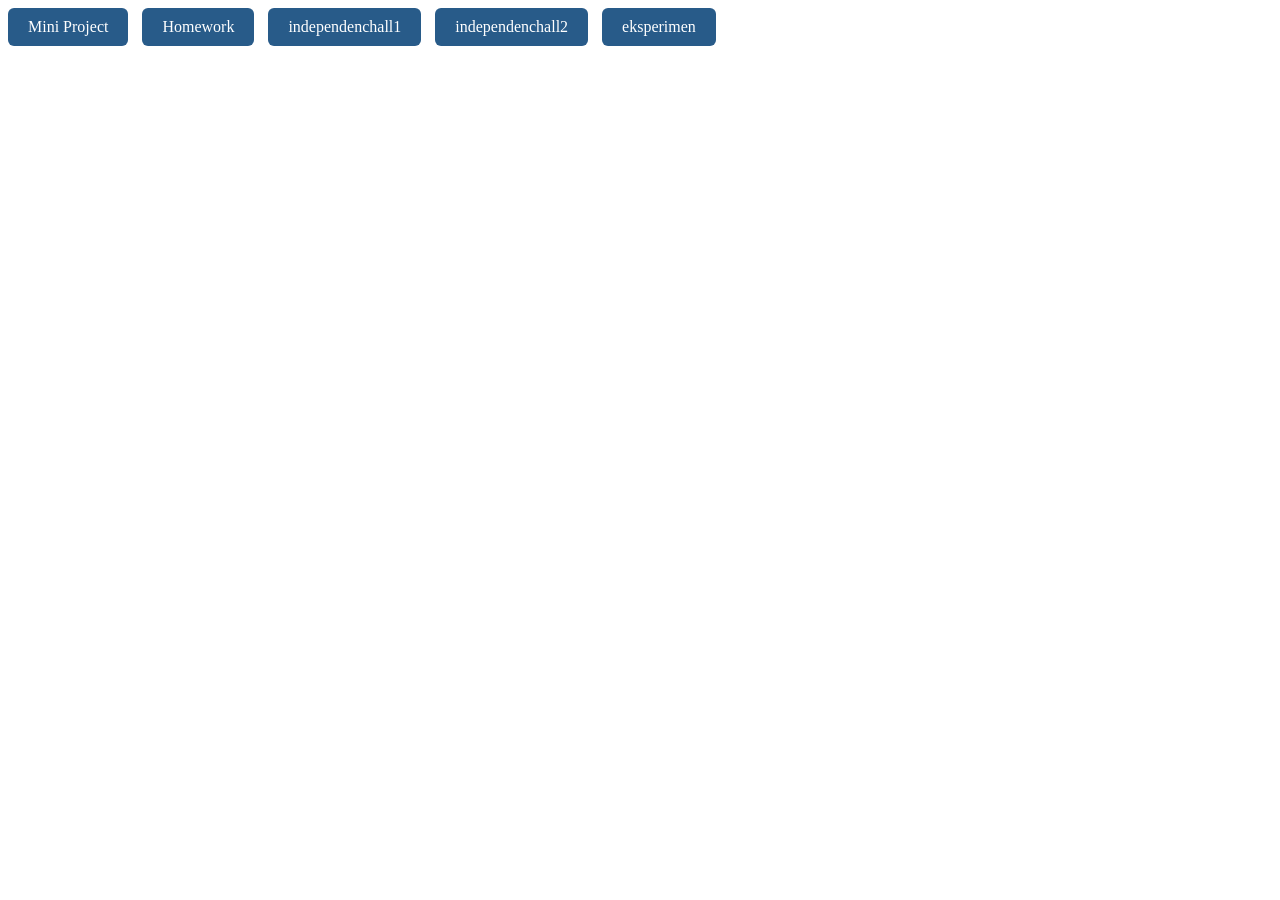
<file: index.html>
<!DOCTYPE html>
<html lang="en">
<head>
    <meta charset="UTF-8">
    <meta name="viewport" content="width=device-width, initial-scale=1.0">
    <title>Document</title>

    <style>
        a {
            display: inline-block;
            padding: 10px 20px;
            margin-right: 10px;
            background-color: #285b89;
            color: white;
            text-decoration: none;
            border-radius: 6px;
        }

        a:hover {
            background-color: #173b63;
        }
    </style>
</head>

<body>
    <a href="./MiniProject/index.html">Mini Project</a>
    <a href="./task123-homework/index.html">Homework</a>
    <a href="./independentchall1/artikel.html">independenchall1</a>
    <a href="./independentchall2/pricing.html">independenchall2</a>
    <a href="./eksperimen-modul-01-251511014-Kevin_Akbar_darmawan/bagian1/index.html">eksperimen</a>
</body>
</html>
</file>
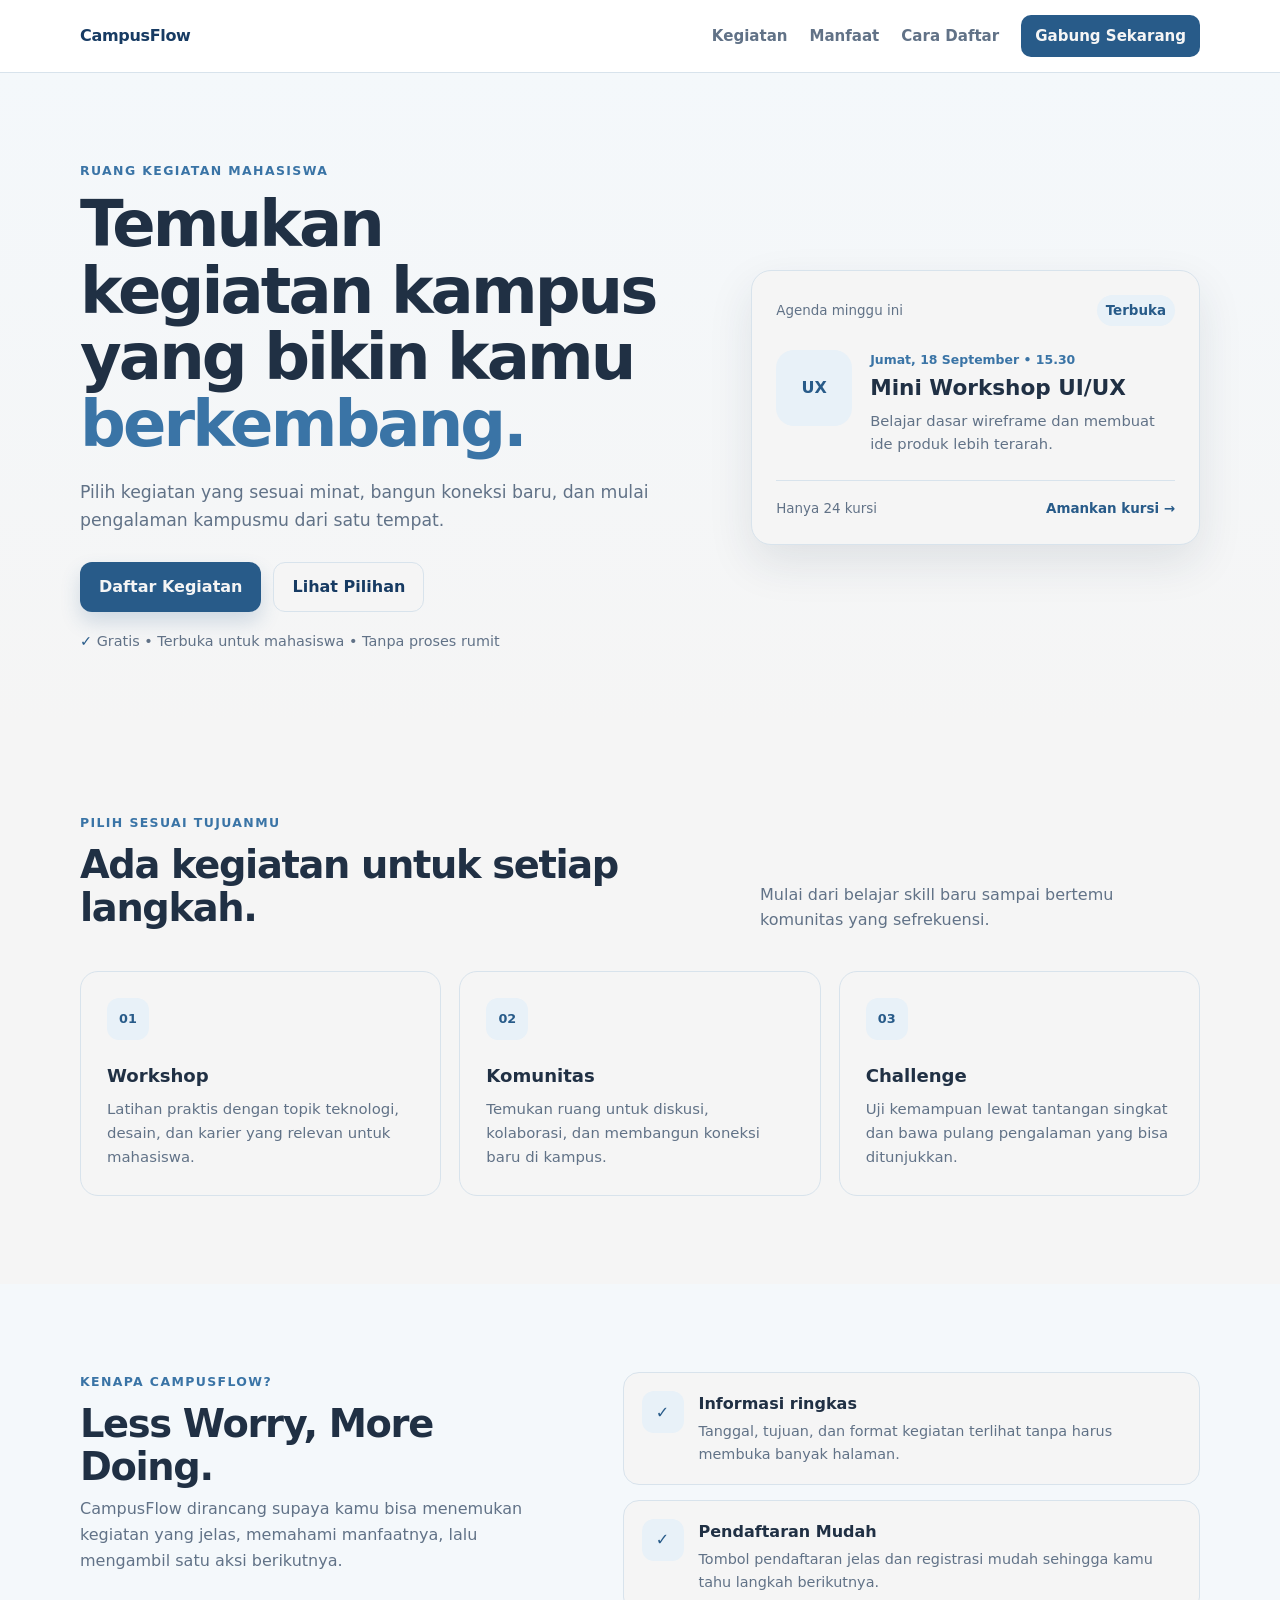
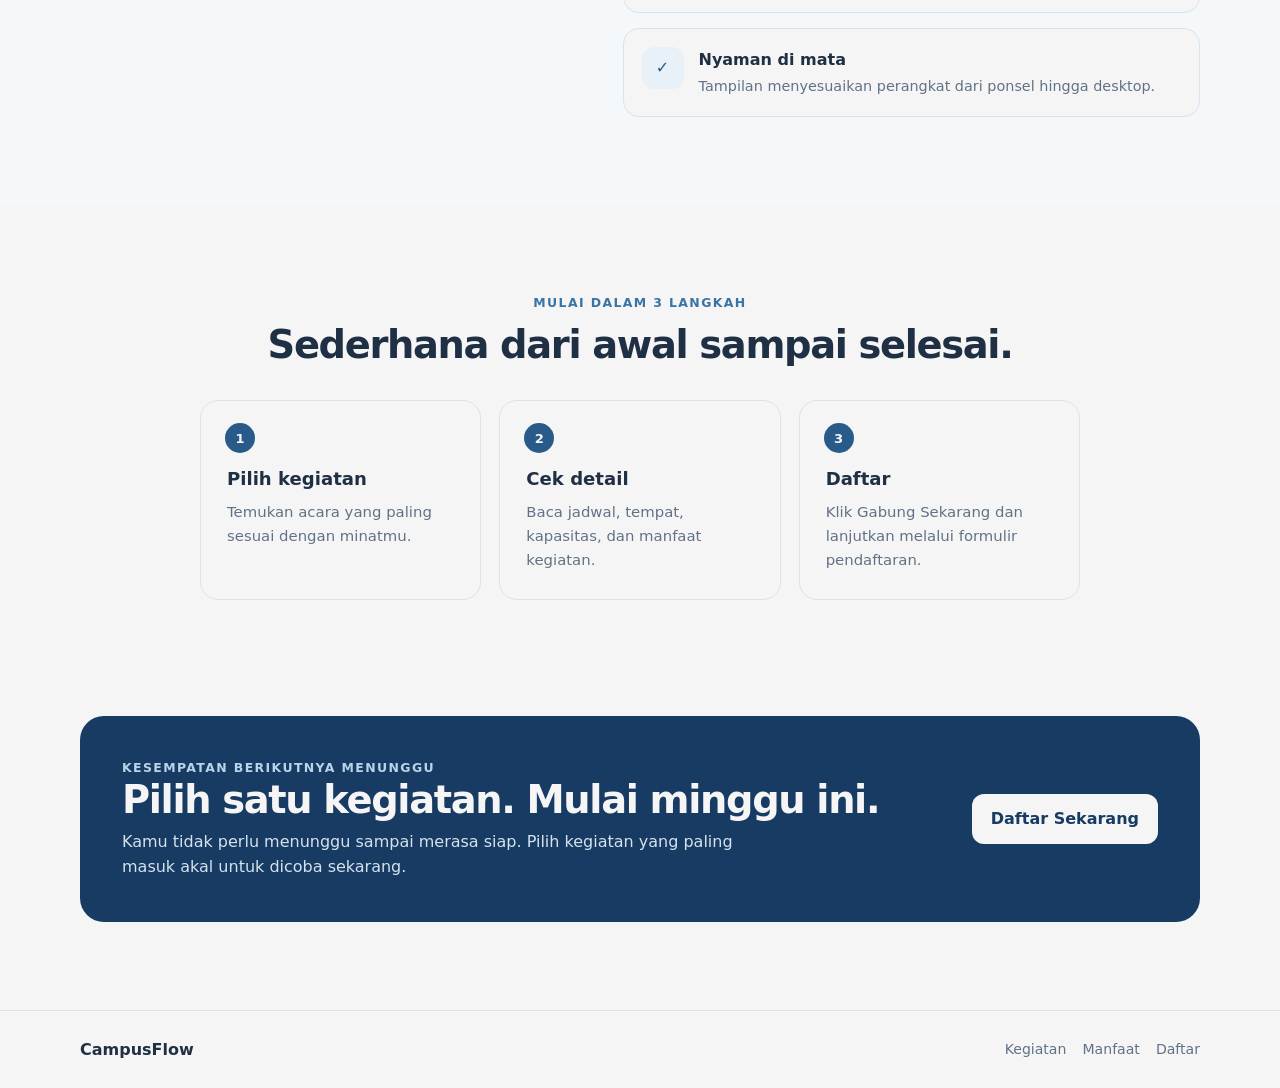
<file: MiniProject/index.html>
<!DOCTYPE html>
<html lang="id">
<head>
  <meta charset="UTF-8">
  <meta name="viewport" content="width=device-width, initial-scale=1.0">
  <meta name="description" content="CampusFlow membantu mahasiswa menemukan kegiatan kampus yang relevan dan mendaftar dengan mudah.">
  <title>CampusFlow — Kegiatan Kampus Lebih Terarah</title>
  <link rel="stylesheet" href="css/style.css">
</head>
<body>
  <header class="site-header">
    <div class="container nav-wrap">
      <a class="brand" href="#home" aria-label="CampusFlow beranda">
        <span>CampusFlow</span>
      </a>
      <nav class="site-nav" aria-label="Navigasi utama">
        <a href="#kegiatan">Kegiatan</a>
        <a href="#manfaat">Manfaat</a>
        <a href="#cara-daftar">Cara Daftar</a>
        <a class="nav-cta" href="#daftar">Gabung Sekarang</a>
      </nav>
    </div>
  </header>

  <main id="home">
    <section class="hero" aria-labelledby="hero-title">
      <div class="container hero-grid">
        <div class="hero-copy">
          <p class="eyebrow">Ruang kegiatan mahasiswa</p>
          <h1 id="hero-title">Temukan kegiatan kampus yang bikin kamu <span>berkembang.</span></h1>
          <p class="hero-text">Pilih kegiatan yang sesuai minat, bangun koneksi baru, dan mulai pengalaman kampusmu dari satu tempat.</p>
          <div class="hero-actions">
            <a class="button button-primary" href="#daftar">Daftar Kegiatan</a>
            <a class="button button-secondary" href="#kegiatan">Lihat Pilihan</a>
          </div>
          <p class="hero-note"><span aria-hidden="true">✓</span> Gratis • Terbuka untuk mahasiswa • Tanpa proses rumit</p>
        </div>

        <div class="hero-card" aria-label="Ringkasan kegiatan minggu ini">
          <div class="card-topline">
            <span>Agenda minggu ini</span>
            <span class="status">Terbuka</span>
          </div>
          <div class="featured-event">
            <div class="event-icon" aria-hidden="true">UX</div>
            <div>
              <p class="event-date">Jumat, 18 September • 15.30</p>
              <h2>Mini Workshop UI/UX</h2>
              <p>Belajar dasar wireframe dan membuat ide produk lebih terarah.</p>
            </div>
          </div>
          <div class="card-footer">
            <span>Hanya 24 kursi</span>
            <a href="#daftar">Amankan kursi →</a>
          </div>
        </div>
      </div>
    </section>

    <section id="kegiatan" class="section" aria-labelledby="kegiatan-title">
      <div class="container">
        <div class="section-heading">
          <div>
            <p class="eyebrow">Pilih sesuai tujuanmu</p>
            <h2 id="kegiatan-title">Ada kegiatan untuk setiap langkah.</h2>
          </div>
          <p>Mulai dari belajar skill baru sampai bertemu komunitas yang sefrekuensi.</p>
        </div>

        <div class="feature-grid">
          <article class="feature-card">
            <div class="feature-icon" aria-hidden="true">01</div>
            <h3>Workshop</h3>
            <p>Latihan praktis dengan topik teknologi, desain, dan karier yang relevan untuk mahasiswa.</p>
          </article>
          <article class="feature-card">
            <div class="feature-icon" aria-hidden="true">02</div>
            <h3>Komunitas</h3>
            <p>Temukan ruang untuk diskusi, kolaborasi, dan membangun koneksi baru di kampus.</p>
          </article>
          <article class="feature-card">
            <div class="feature-icon" aria-hidden="true">03</div>
            <h3>Challenge</h3>
            <p>Uji kemampuan lewat tantangan singkat dan bawa pulang pengalaman yang bisa ditunjukkan.</p>
          </article>
        </div>
      </div>
    </section>

    <section id="manfaat" class="section section-soft" aria-labelledby="manfaat-title">
      <div class="container benefits-grid">
        <div>
          <p class="eyebrow">Kenapa CampusFlow?</p>
          <h2 id="manfaat-title">Less Worry, More Doing.</h2>
          <p class="section-lead">CampusFlow dirancang supaya kamu bisa menemukan kegiatan yang jelas, memahami manfaatnya, lalu mengambil satu aksi berikutnya.</p>
        </div>
        <div class="benefit-list">
          <div class="benefit-item">
            <span class="check" aria-hidden="true">✓</span>
            <div><h3>Informasi ringkas</h3><p>Tanggal, tujuan, dan format kegiatan terlihat tanpa harus membuka banyak halaman.</p></div>
          </div>
          <div class="benefit-item">
            <span class="check" aria-hidden="true">✓</span>
            <div><h3>Pendaftaran Mudah</h3><p>Tombol pendaftaran jelas dan registrasi mudah sehingga kamu tahu langkah berikutnya.</p></div>
          </div>
          <div class="benefit-item">
            <span class="check" aria-hidden="true">✓</span>
            <div><h3>Nyaman di mata</h3><p>Tampilan menyesuaikan perangkat dari ponsel hingga desktop.</p></div>
          </div>
        </div>
      </div>
    </section>

    <section id="cara-daftar" class="section" aria-labelledby="cara-title">
      <div class="container">
        <div class="section-heading centered">
          <div>
            <p class="eyebrow">Mulai dalam 3 langkah</p>
            <h2 id="cara-title">Sederhana dari awal sampai selesai.</h2>
          </div>
        </div>
        <div class="steps-grid">
          <article class="step-card"><span>1</span><h3>Pilih kegiatan</h3><p>Temukan acara yang paling sesuai dengan minatmu.</p></article>
          <article class="step-card"><span>2</span><h3>Cek detail</h3><p>Baca jadwal, tempat, kapasitas, dan manfaat kegiatan.</p></article>
          <article class="step-card"><span>3</span><h3>Daftar</h3><p>Klik Gabung Sekarang dan lanjutkan melalui formulir pendaftaran.</p></article>
        </div>
      </div>
    </section>

    <section id="daftar" class="cta-section" aria-labelledby="cta-title">
      <div class="container cta-box">
        <div>
          <p class="eyebrow">Kesempatan berikutnya menunggu</p>
          <h2 id="cta-title">Pilih satu kegiatan. Mulai minggu ini.</h2>
          <p>Kamu tidak perlu menunggu sampai merasa siap. Pilih kegiatan yang paling masuk akal untuk dicoba sekarang.</p>
        </div>
        <a class="button button-light" href="mailto:campusflow@example.com?subject=Pendaftaran%20Kegiatan%20CampusFlow">Daftar Sekarang</a>
      </div>
    </section>
  </main>

  <footer class="site-footer">
    <div class="container footer-wrap">
      <div>
        <strong>CampusFlow</strong>
      </div>
      <div class="footer-links">
        <a href="#kegiatan">Kegiatan</a>
        <a href="#manfaat">Manfaat</a>
        <a href="#daftar">Daftar</a>
      </div>
    </div>
  </footer>
</body>
</html>
</file>
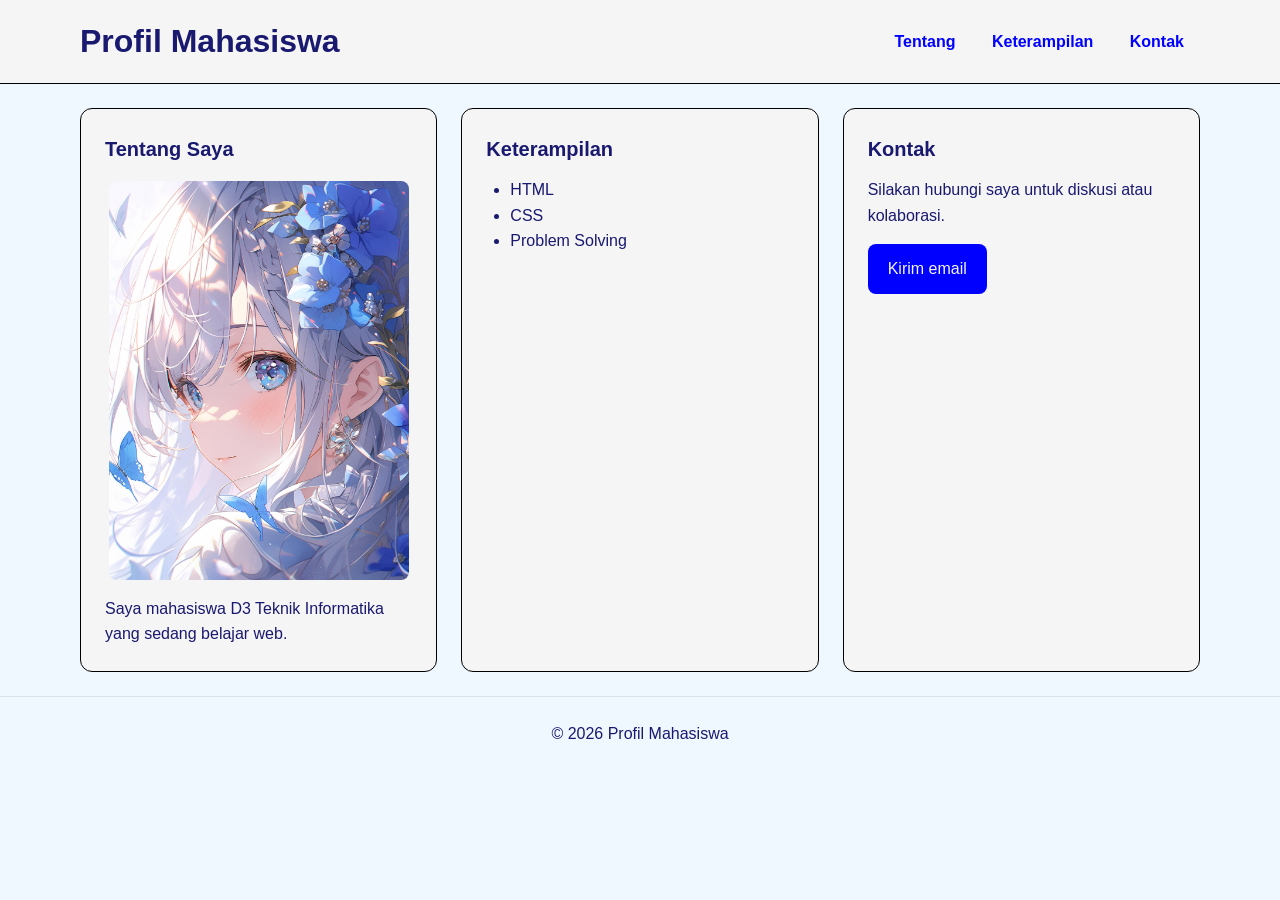
<file: task123-homework/index.html>
<!doctype html>
<html lang="id">
<head>
    <meta charset="utf-8">
    <meta name="viewport" content="width=device-width, initial-scale=1">
    <title>Profil Mahasiswa</title>
    <link rel="stylesheet" href="css/styles.css">
</head>
<body>
    <header class="site-header">
        <div class="container nav-wrapper">
            <h1>Profil Mahasiswa</h1>
            <nav aria-label="Navigasi utama">
                <a href="#tentang" class="nav-link">Tentang</a>
                <a href="#keterampilan" class="nav-link">Keterampilan</a>
                <a href="#kontak" class="nav-link">Kontak</a>
            </nav>
        </div>
    </header>

    <main class="container">
        <div class="card-list">
            <section id="tentang" class="card">
                <h2>Tentang Saya</h2>
                <img src="assets/profile.jpg" alt="Foto profil anime menghadap kedepan">
                <p>Saya mahasiswa D3 Teknik Informatika yang sedang belajar web.</p>
            </section>
            
            <section id="keterampilan" class="card">
                <h2>Keterampilan</h2>
                <ul>
                    <li>HTML</li>
                    <li>CSS</li>
                    <li>Problem Solving</li>
                </ul>
            </section>
            
            <section id="kontak" class="card">
                <h2>Kontak</h2>
                <p>Silakan hubungi saya untuk diskusi atau kolaborasi.</p>
                <a href="mailto:kevin.akbar.tif25@polban.ac.id" class="button">Kirim email</a>
            </section>
        </div>
    </main>

    <footer class="site-footer">
        <div class="container">
            <p>&copy; 2026 Profil Mahasiswa</p>
        </div>
    </footer>
</body>
</html>
</file>
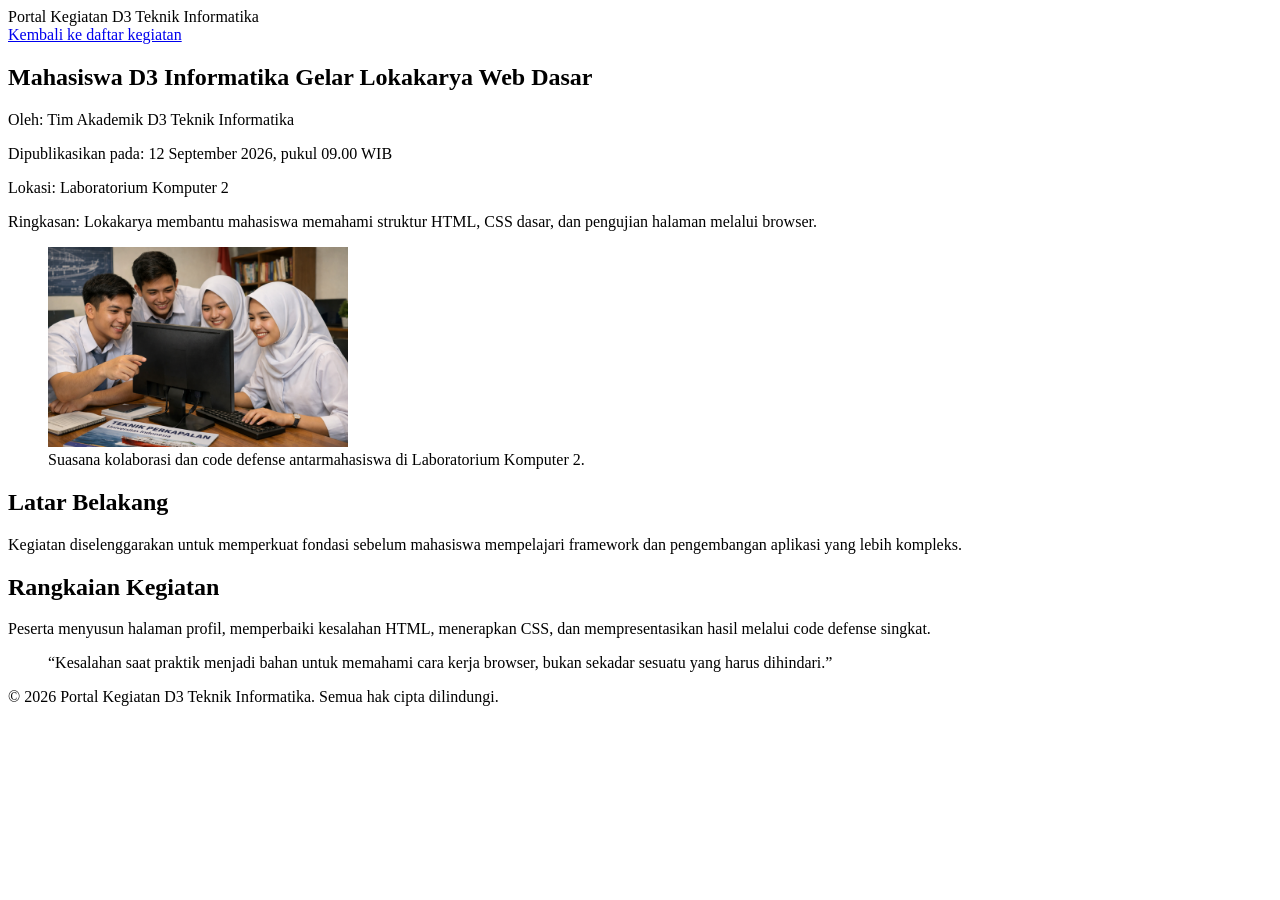
<file: independentchall1/artikel.html>
<!DOCTYPE html>
<html lang="id">
<head>
    <meta charset="UTF-8">
    <meta name="viewport" content="width=device-width, initial-scale=1.0">
    <title>Mahasiswa D3 Informatika Gelar Lokakarya Web Dasar | Portal Kegiatan D3 Teknik Informatika</title>
</head>
<body>
    <header>
        <span>Portal Kegiatan D3 Teknik Informatika</span>
        <nav>
            <a href="#">Kembali ke daftar kegiatan</a>
        </nav>
    </header>
    <main>
        <article>
            <header>
                <h1>Mahasiswa D3 Informatika Gelar Lokakarya Web Dasar</h1>
                <p>Oleh: Tim Akademik D3 Teknik Informatika</p>
                <p>Dipublikasikan pada: <time datetime="2026-09-12T09:00+07:00">12 September 2026, pukul 09.00 WIB</time></p>
                <p>Lokasi: Laboratorium Komputer 2</p>
            </header>
            <p>Ringkasan: Lokakarya membantu mahasiswa memahami struktur HTML, CSS dasar, dan pengujian halaman melalui browser.</p>

            <figure>
                <img src="assets/lokakarya-web.jpg" width="300px" height="200px" alt="Mahasiswa berdiskusi di depan komputer saat lokakarya web">
                <figcaption>Suasana kolaborasi dan code defense antarmahasiswa di Laboratorium Komputer 2.</figcaption>
            </figure>
            <section>
                <h2>Latar Belakang</h2>
                <p>Kegiatan diselenggarakan untuk memperkuat fondasi sebelum mahasiswa mempelajari framework dan pengembangan aplikasi yang lebih kompleks.</p>
            </section>
            <section>
                <h2>Rangkaian Kegiatan</h2>
                <p>Peserta menyusun halaman profil, memperbaiki kesalahan HTML, menerapkan CSS, dan mempresentasikan hasil melalui code defense singkat.</p>
                <blockquote>
                    <p>“Kesalahan saat praktik menjadi bahan untuk memahami cara kerja browser, bukan sekadar sesuatu yang harus dihindari.”</p>
                </blockquote>
            </section>
        </article>
    </main>

    <footer>
        <p>&copy; 2026 Portal Kegiatan D3 Teknik Informatika. Semua hak cipta dilindungi.</p>
    </footer>

</body>
</html>
</file>
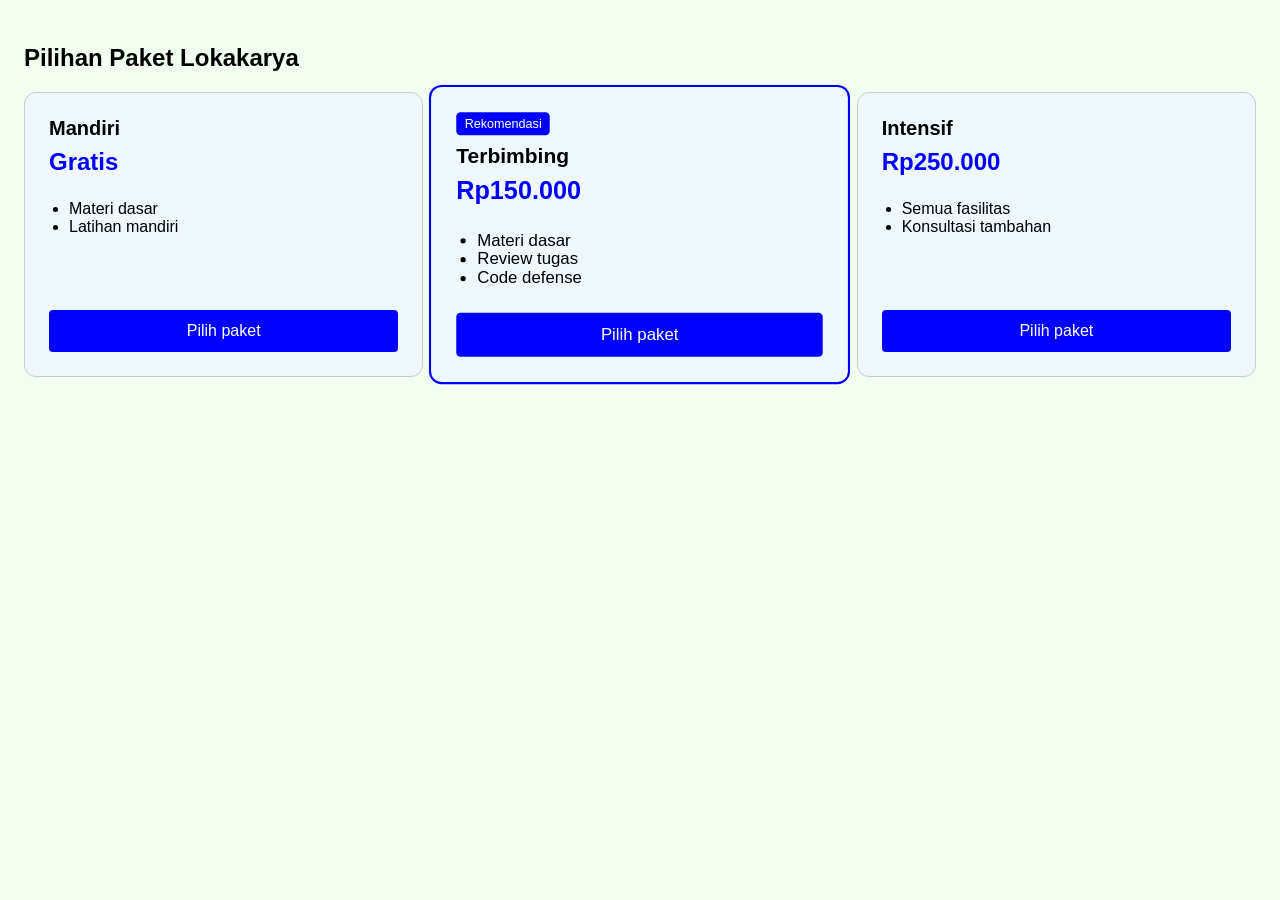
<file: independentchall2/pricing.html>
<!DOCTYPE html>
<html lang="id">
<head>
    <meta charset="UTF-8">
    <meta name="viewport" content="width=device-width, initial-scale=1.0">
    <title>Pilihan Paket Lokakarya</title>
    <link rel="stylesheet" href="css/pricing.css">
</head>
<body>
    <main>
        <section class="pricing" aria-labelledby="pricing-title">
            <div class="container">
                <h2 id="pricing-title">Pilihan Paket Lokakarya</h2>
                <div class="pricing-list">
                    <article class="price-card">
                        <h3>Mandiri</h3>
                        <p class="price">Gratis</p>
                        <ul>
                            <li>Materi dasar</li>
                            <li>Latihan mandiri</li>
                        </ul>
                        <a class="button" href="#daftar">Pilih paket</a>
                    </article>
                    
                    <article class="price-card price-card--featured">
                        <p class="badge">Rekomendasi</p>
                        <h3>Terbimbing</h3>
                        <p class="price">Rp150.000</p>
                        <ul>
                            <li>Materi dasar</li>
                            <li>Review tugas</li>
                            <li>Code defense</li>
                        </ul>
                        <a class="button" href="#daftar">Pilih paket</a>
                    </article>
                    
                    <article class="price-card">
                        <h3>Intensif</h3>
                        <p class="price">Rp250.000</p>
                        <ul>
                            <li>Semua fasilitas</li>
                            <li>Konsultasi tambahan</li>
                        </ul>
                        <a class="button" href="#daftar">Pilih paket</a>
                    </article>
                </div>
            </div>
        </section>
    </main>
</body>
</html>
</file>
<file: MiniProject/css/style.css>
:root {
  --primary-dark: #173b63;
  --primary: #285b89;
  --primary-light: #3a74a6;
  --primary-soft: #e8f1f8;
  --primary-bg: #f4f8fb;
  --text: #203044;
  --text-muted: #617287;
  --border: #d8e3ec;
  --shadow: 0 18px 45px rgba(32, 48, 68, 0.1);
  --radius: 20px;
  --max-width: 1120px;
}

* {
  box-sizing: border-box;
}
html {
  scroll-behavior: smooth;
}
body {
  margin: 0;
  min-width: 320px;
  font-family:
    Inter,
    ui-sans-serif,
    system-ui,
    -apple-system,
    BlinkMacSystemFont,
    "Segoe UI",
    sans-serif;
  color: var(--text);
  background: whitesmoke;
  line-height: 1.6;
}

a {
  color: inherit;
}

.container {
  width: min(var(--max-width), calc(100% - 40px));
  margin-inline: auto;
}

.site-header {
  position: sticky;
  top: 0;
  z-index: 10;
  background: rgba(255, 255, 255, 0.94);
  border-bottom: 1px solid var(--border);
  backdrop-filter: blur(10px);
}
.nav-wrap {
  min-height: 72px;
  display: flex;
  align-items: center;
  justify-content: space-between;
  gap: 24px;
}
.brand {
  display: inline-flex;
  align-items: center;
  gap: 10px;
  text-decoration: none;
  font-weight: 800;
  color: var(--primary-dark);
  letter-spacing: -0.02em;
}
.site-nav {
  display: flex;
  align-items: center;
  gap: 22px;
  font-size: 0.94rem;
}
.site-nav a {
  text-decoration: none;
  color: var(--text-muted);
  font-weight: 650;
}
.site-nav a:hover {
  color: var(--primary-dark);
}
.site-nav .nav-cta {
  padding: 9px 14px;
  border-radius: 10px;
  background: var(--primary);
  color: whitesmoke;
}

.hero {
  background: linear-gradient(180deg, var(--primary-bg) 0%, whitesmoke 100%);
  padding: 88px 0 72px;
}
.hero-grid {
  display: grid;
  grid-template-columns: 1.15fr 0.85fr;
  gap: 64px;
  align-items: center;
}
.eyebrow {
  margin: 0 0 10px;
  color: var(--primary-light);
  font-size: 0.78rem;
  font-weight: 800;
  letter-spacing: 0.11em;
  text-transform: uppercase;
}
h1,h2,h3,p {
  margin-top: 0;
}
h1 {
  max-width: 750px;
  margin-bottom: 22px;
  font-size: clamp(2.3rem, 5vw, 4.45rem);
  line-height: 1.04;
  letter-spacing: -0.045em;
}
h1 span {
  color: var(--primary-light);
}
.hero-text {
  max-width: 620px;
  margin-bottom: 28px;
  color: var(--text-muted);
  font-size: 1.08rem;
}
.hero-actions {
  display: flex;
  flex-wrap: wrap;
  gap: 12px;
  margin-bottom: 18px;
}
.button {
  display: inline-flex;
  align-items: center;
  justify-content: center;
  min-height: 46px;
  padding: 11px 18px;
  border-radius: 12px;
  font-weight: 800;
  text-decoration: none;
  border: 1px solid transparent;
}
.button-primary {
  background: var(--primary);
  color: whitesmoke;
  box-shadow: 0 10px 20px rgba(40, 91, 137, 0.18);
}
.button-primary:hover {
  background: var(--primary-dark);
}
.button-secondary {
  border-color: var(--border);
  background: whitesmoke;
  color: var(--primary-dark);
}
.button-secondary:hover {
  border-color: var(--primary-light);
}
.hero-note {
  margin: 0;
  font-size: 0.9rem;
  color: var(--text-muted);
}
.hero-note span {
  color: var(--primary);
  font-weight: 900;
}

.hero-card {
  padding: 24px;
  border: 1px solid var(--border);
  border-radius: var(--radius);
  background: whitesmoke;
  box-shadow: var(--shadow);
}
.card-topline,
.card-footer {
  display: flex;
  justify-content: space-between;
  gap: 12px;
  align-items: center;
  font-size: 0.84rem;
  color: var(--text-muted);
}
.status {
  padding: 5px 9px;
  border-radius: 999px;
  background: var(--primary-soft);
  color: var(--primary);
  font-weight: 800;
}
.featured-event {
  display: grid;
  grid-template-columns: 76px 1fr;
  gap: 18px;
  align-items: start;
  padding: 24px 0;
}
.event-icon {
  display: grid;
  place-items: center;
  width: 76px;
  height: 76px;
  border-radius: 18px;
  background: var(--primary-soft);
  color: var(--primary);
  font-weight: 900;
}
.event-date {
  margin-bottom: 5px;
  font-size: 0.78rem;
  color: var(--primary-light);
  font-weight: 800;
}
.featured-event h2 {
  margin-bottom: 8px;
  font-size: 1.35rem;
  line-height: 1.2;
}
.featured-event p:last-child {
  margin-bottom: 0;
  color: var(--text-muted);
  font-size: 0.92rem;
}
.card-footer {
  padding-top: 17px;
  border-top: 1px solid var(--border);
}
.card-footer a {
  color: var(--primary);
  font-weight: 800;
  text-decoration: none;
}

.section {
  padding: 88px 0;
}
.section-soft {
  background: var(--primary-bg);
}
.section-heading {
  display: flex;
  justify-content: space-between;
  gap: 40px;
  align-items: end;
  margin-bottom: 34px;
}
.section-heading h2,
.benefits-grid h2,
.cta-box h2 {
  margin-bottom: 8px;
  font-size: clamp(1.8rem, 3vw, 2.7rem);
  line-height: 1.12;
  letter-spacing: -0.035em;
}
.section-heading > p {
  max-width: 440px;
  margin-bottom: 4px;
  color: var(--text-muted);
}
.centered {
  display: block;
  text-align: center;
}

.feature-grid {
  display: grid;
  grid-template-columns: repeat(3, 1fr);
  gap: 18px;
}
.feature-card,
.step-card {
  padding: 26px;
  border: 1px solid var(--border);
  border-radius: 18px;
  background: whitesmoke;
}
.feature-icon {
  display: grid;
  place-items: center;
  width: 42px;
  height: 42px;
  margin-bottom: 22px;
  border-radius: 12px;
  background: var(--primary-soft);
  color: var(--primary);
  font-size: 0.8rem;
  font-weight: 900;
}
.feature-card h3,
.step-card h3 {
  margin-bottom: 7px;
  font-size: 1.13rem;
}
.feature-card p,
.step-card p {
  margin-bottom: 0;
  color: var(--text-muted);
  font-size: 0.93rem;
}

.benefits-grid {
  display: grid;
  grid-template-columns: 0.9fr 1.1fr;
  gap: 70px;
  align-items: start;
}
.section-lead {
  max-width: 560px;
  color: var(--text-muted);
}
.benefit-list {
  display: grid;
  gap: 15px;
}
.benefit-item {
  display: grid;
  grid-template-columns: 42px 1fr;
  gap: 15px;
  padding: 18px;
  border: 1px solid var(--border);
  border-radius: 16px;
  background: whitesmoke;
}
.check {
  display: grid;
  place-items: center;
  width: 42px;
  height: 42px;
  border-radius: 12px;
  background: var(--primary-soft);
  color: var(--primary);
  font-weight: 900;
}
.benefit-item h3 {
  margin-bottom: 3px;
  font-size: 1rem;
}
.benefit-item p {
  margin: 0;
  color: var(--text-muted);
  font-size: 0.9rem;
}

.steps-grid {
  display: grid;
  grid-template-columns: repeat(3, 1fr);
  gap: 18px;
  max-width: 880px;
  margin: 0 auto;
}
.step-card {
  position: relative;
  padding-top: 64px;
}
.step-card > span {
  position: absolute;
  top: 22px;
  left: 24px;
  display: grid;
  place-items: center;
  width: 30px;
  height: 30px;
  border-radius: 50%;
  background: var(--primary);
  color: whitesmoke;
  font-size: 0.82rem;
  font-weight: 900;
}

.cta-section {
  padding: 28px 0 88px;
}
.cta-box {
  display: flex;
  justify-content: space-between;
  gap: 32px;
  align-items: center;
  padding: 42px;
  border-radius: 24px;
  background: var(--primary-dark);
  color: whitesmoke;
}
.cta-box .eyebrow {
  color: #b9d3e8;
}
.cta-box p {
  max-width: 650px;
  margin-bottom: 0;
  color: #d5e2ee;
}
.button-light {
  background: whitesmoke;
  color: var(--primary-dark);
  white-space: nowrap;
}
.button-light:hover {
  background: var(--primary-soft);
}

.site-footer {
  border-top: 1px solid var(--border);
  padding: 26px 0;
}
.footer-wrap {
  display: flex;
  justify-content: space-between;
  gap: 24px;
  align-items: center;
}
.footer-wrap p {
  margin: 3px 0 0;
  color: var(--text-muted);
  font-size: 0.84rem;
}
.footer-links {
  display: flex;
  flex-wrap: wrap;
  gap: 16px;
}
.footer-links a {
  color: var(--text-muted);
  font-size: 0.88rem;
  text-decoration: none;
}

:focus-visible {
  outline: 3px solid #76a9d0;
  outline-offset: 3px;
  border-radius: 5px;
}

@media (max-width: 860px) {
  .nav-wrap {
    align-items: flex-start;
    padding: 14px 0;
  }
  .site-nav {
    justify-content: flex-end;
    gap: 12px;
    flex-wrap: wrap;
  }
  .hero-grid,
  .benefits-grid {
    grid-template-columns: 1fr;
  }
  .hero-grid {
    gap: 36px;
  }
  .feature-grid,
  .steps-grid {
    grid-template-columns: 1fr;
  }
  .section-heading {
    align-items: start;
    flex-direction: column;
    gap: 10px;
  }
}

@media (max-width: 600px) {
  .container {
    width: min(var(--max-width), calc(100% - 28px));
  }
  .site-header {
    position: static;
  }
  .nav-wrap {
    flex-direction: column;
    align-items: stretch;
  }
  .site-nav {
    justify-content: flex-start;
    overflow-x: auto;
    padding-bottom: 2px;
  }
  .site-nav a {
    flex: 0 0 auto;
  }
  .nav-cta {
    margin-left: auto;
  }
  .hero {
    padding: 58px 0 50px;
  }
  .section {
    padding: 64px 0;
  }
  .cta-section {
    padding: 8px 0 64px;
  }
  .cta-box {
    padding: 28px;
    flex-direction: column;
    align-items: flex-start;
  }
  .button-light {
    width: 100%;
  }
  .footer-wrap {
    flex-direction: column;
    align-items: flex-start;
  }
}

@media (max-width: 380px) {
  h1 {
    font-size: 2.15rem;
  }
  .hero-card,
  .feature-card,
  .step-card,
  .benefit-item,
  .cta-box {
    padding-left: 18px;
    padding-right: 18px;
  }
  .featured-event {
    grid-template-columns: 1fr;
  }
  .event-icon {
    width: 58px;
    height: 58px;
  }
  .hero-actions .button {
    width: 100%;
  }
}
</file>
<file: task123-homework/css/styles.css>
:root {
    --color-primary: blue;
    --color-primary-dark: darkblue;
    --color-bg: aliceblue;
    --color-text: midnightblue;
    --spacing-base: 1.5rem;
}

*, *::before, *::after {
    box-sizing: border-box;
    margin: 0;
    padding: 0;
}

body {
    font-family: Arial, sans-serif;
    background-color: var(--color-bg);
    color: var(--color-text);
    line-height: 1.6;
}

img {
    width: 300px;
    max-width: 100%;
    height: auto;
    display: block;
    margin-block: 1rem;
    border-radius: 8px;
    margin-inline: auto;
}


.container {
    width: min(100% - 2rem, 1120px);
    margin-inline: auto;
}

.site-header {
    background-color: whitesmoke;
    border-bottom: 1px solid black;
    padding-block: 1rem;
    margin-bottom: var(--spacing-base);
    position: sticky;
    top: 0;
    z-index: 100;
}

.nav-wrapper {
    display: flex;
    flex-direction: column;
    gap:3rem; 
}

.nav-link {
    text-decoration: none;
    color: var(--color-primary);
    font-weight: bold;
    padding: 0.5rem 1rem; 
    border-radius: 0.5rem; 
    transition: all 0.2s ease-in-out; 
}

.nav-link:hover {
    background-color: var(--color-primary);
    color: whitesmoke; 
    text-decoration: none;
}

.nav-link:focus-visible, .button:focus-visible {
    outline: 3px solid #f4b000;
    outline-offset: 3px;
}

.card {
    background-color: whitesmoke;
    padding: var(--spacing-base);
    border: 1px solid black;
    border-radius: 12px;

    flex: 1 1 300px;
}

.card h2 {
    font-size: 1.25rem;
    margin-bottom: 0.75rem;
}

.card ul {
    padding-left: var(--spacing-base);
}

.button {
    display: inline-block;
    padding: 0.75rem 1.25rem;
    color: whitesmoke;
    background-color: var(--color-primary);
    border-radius: 0.5rem;
    text-decoration: none;
    margin-top: 1rem;
}

.button:hover {
    background-color: var(--color-primary-dark);
}


.card-list {
    display: flex;
    flex-direction: column;
    gap: var(--spacing-base);
    flex-wrap: wrap;
    margin-bottom: var(--spacing-base);
}

.site-footer {
    padding-block: var(--spacing-base);
    text-align: center;
    border-top: 1px solid #dbe2ea;
}

@media (min-width: 768px) {
    .nav-wrapper {
        flex-direction: row;
        justify-content: space-between;
        align-items: center;
    }
    
    .card-list {
        flex-direction: row;
    }
}
</file>
<file: independentchall2/css/pricing.css>
:root {
  --bg-page: honeydew;
  --bg-card: aliceblue;
  --primary: blue;
  --radius: 12px;
  --gap: 1rem;
}

* {
  box-sizing: border-box;
}

body {
  background: var(--bg-page);
  font-family: sans-serif;
  padding: 1rem;
}

.pricing-list {
  display: flex;
  flex-direction: column;
  gap: var(--gap);
}

.price-card {
  background: var(--bg-card);
  border: 1px solid #ccc;
  border-radius: var(--radius);
  padding: 1.5rem;
  display: flex;
  flex-direction: column;
}

.price-card h3 { margin: 0; font-size: 1.25rem; }
.price-card .price { font-size: 1.5rem; font-weight: bold; color: var(--primary); margin: 0.5rem 0; }
.price-card ul { padding-left: 1.25rem; flex-grow: 1; margin-bottom: 1.5rem; }

/* Tombol */
.button {
  background: var(--primary);
  color: #fff;
  text-align: center;
  padding: 0.75rem;
  text-decoration: none;
  width: 100%;
  border-radius: 4px;
}

.button:hover { background: darkblue; }
.button:focus-visible { outline: 2px solid #000; outline-offset: 2px; }

.price-card--featured {
  border: 2px solid var(--primary);
  transform: scale(1.05);
}

.badge {
  background: var(--primary);
  color: #fff;
  align-self: flex-start;
  padding: 0.25rem 0.5rem;
  font-size: 0.75rem;
  margin: 0 0 0.5rem 0;
  border-radius: 4px;
}


@media (min-width: 768px) {
  .pricing-list {
    flex-direction: row;
    align-items: stretch;
  }
  .price-card {
    flex: 1;
  }
}
</file>
